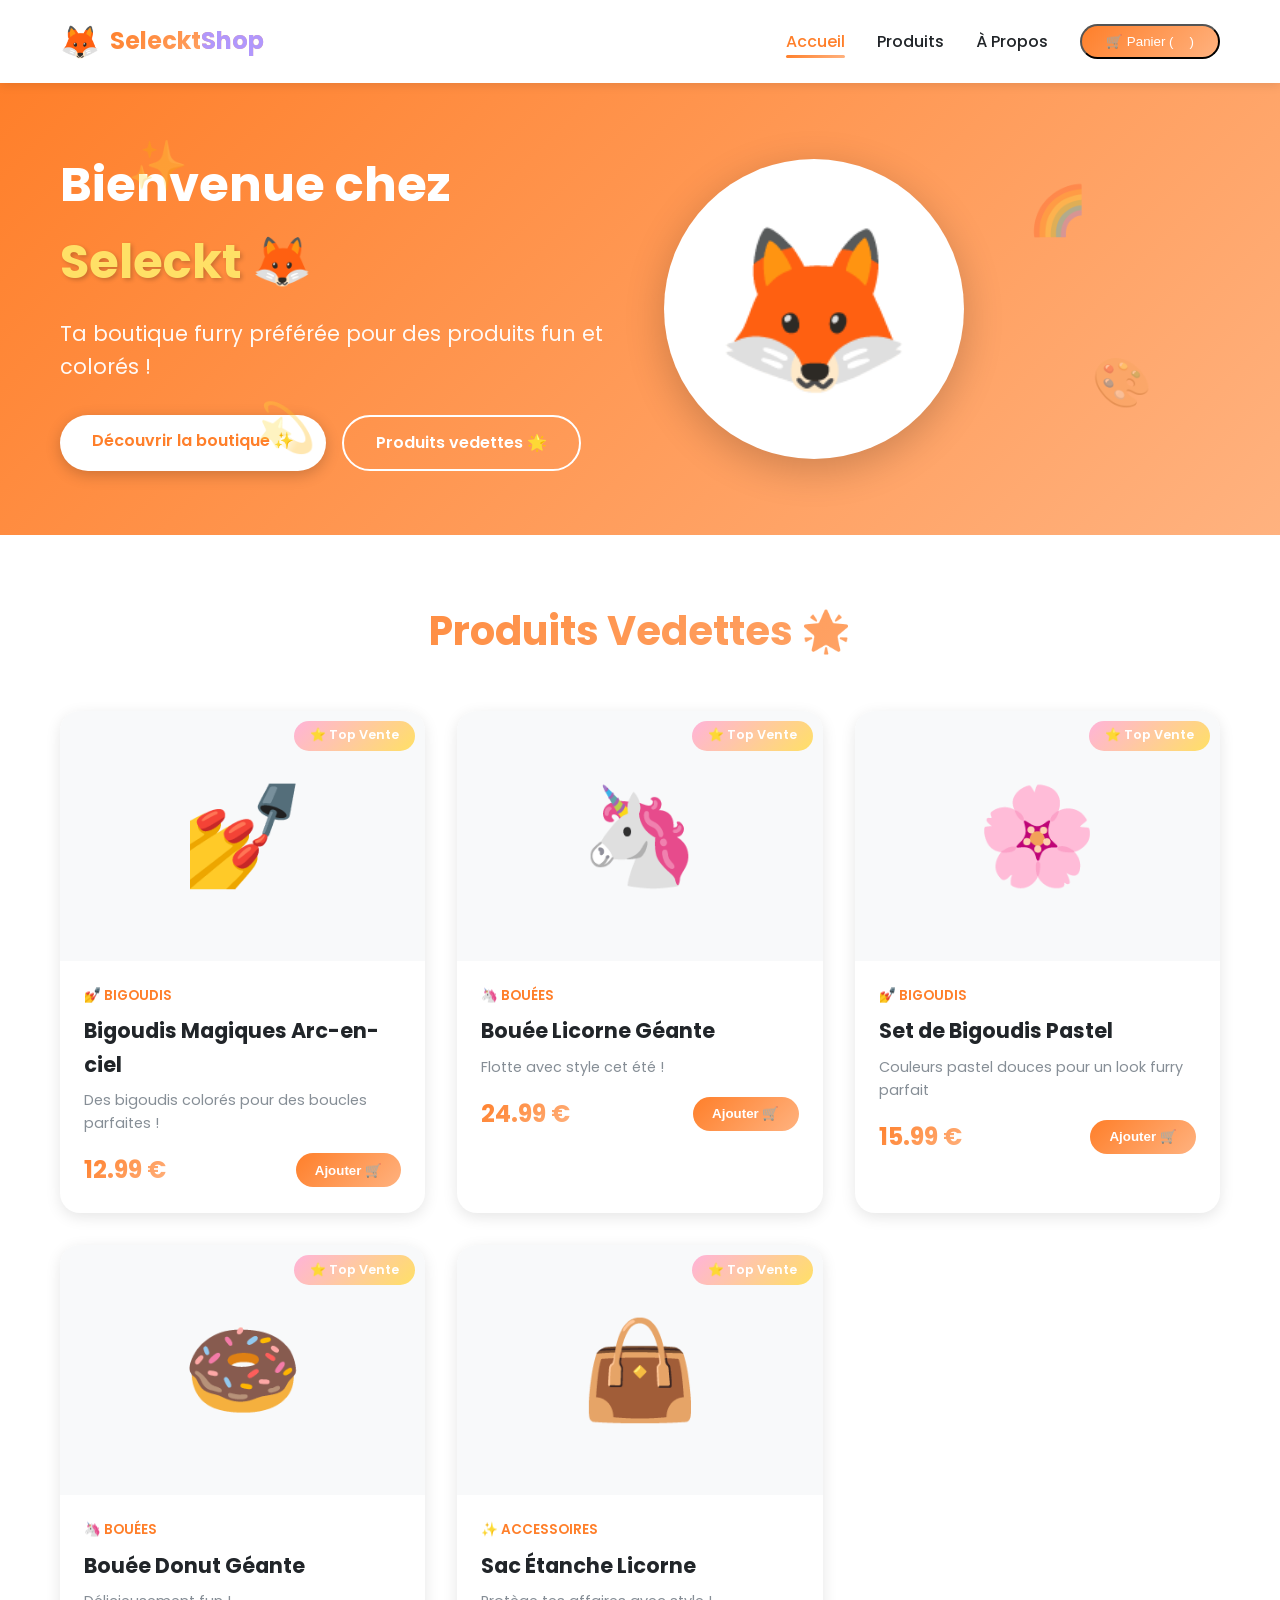
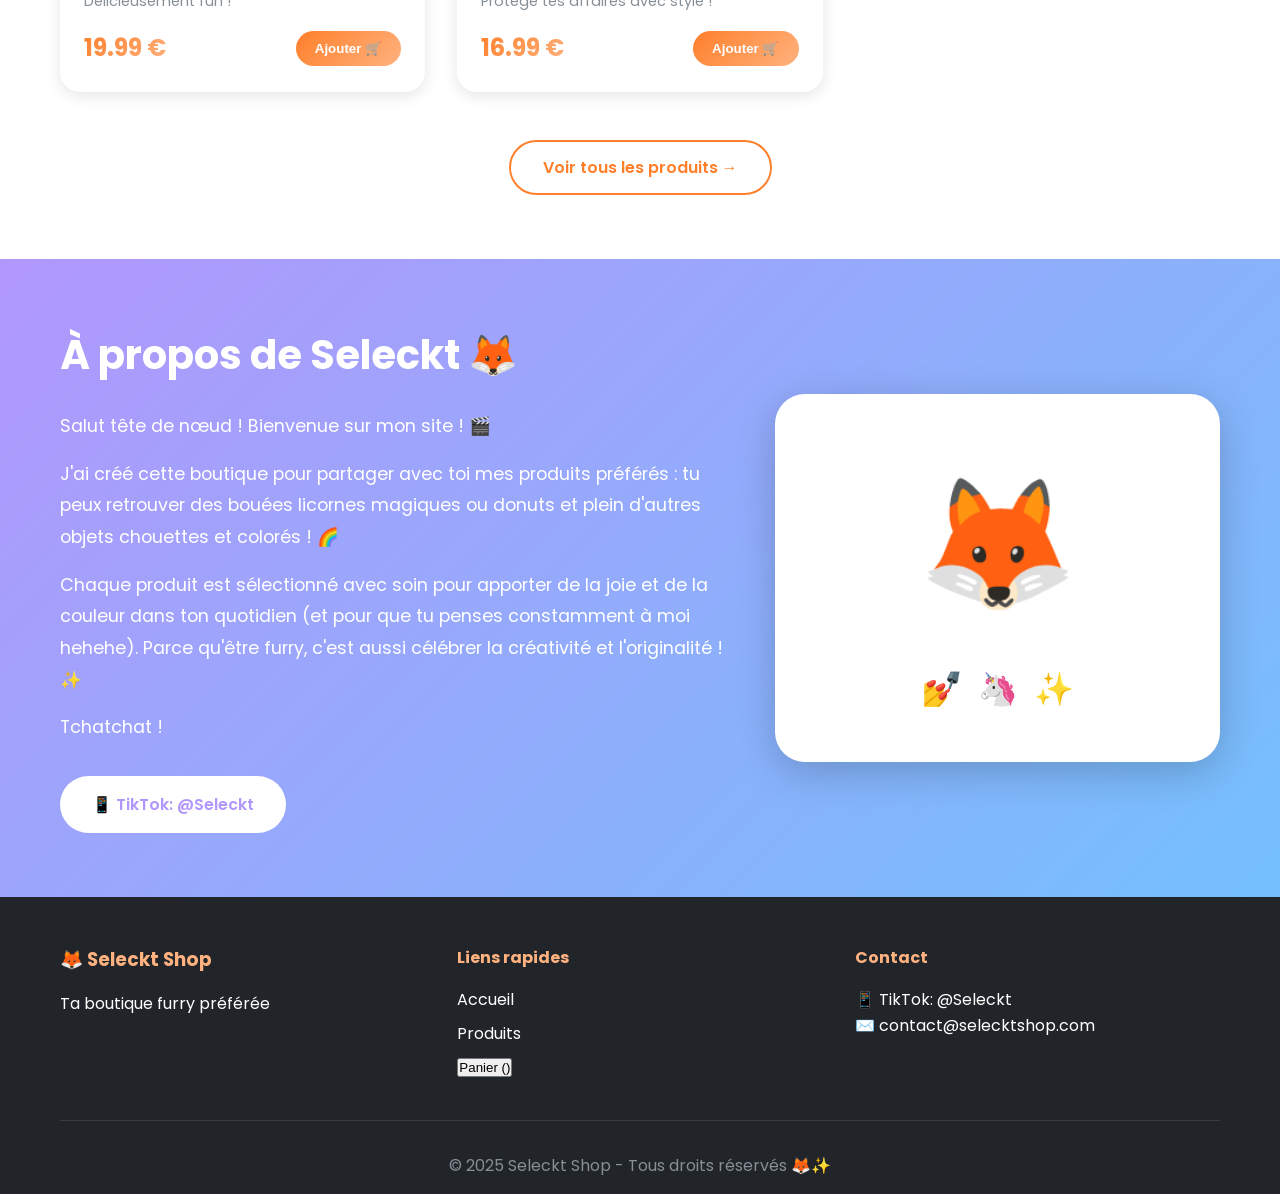
<file: index.html>
<!DOCTYPE html>
<html lang="fr">
<head>
  <meta charset="UTF-8" />
  <meta name="viewport" content="width=device-width, initial-scale=1.0" />
  <title>Seleckt Shop - Boutique Furry 🦊</title>
  <link rel="icon" type="image/svg+xml" href="favicon.svg" />

  <link rel="stylesheet" href="styles.css" />
  <link href="https://fonts.googleapis.com/css2?family=Poppins:wght@300;400;600;700&display=swap" rel="stylesheet">
</head>

<body>
  <!-- Navigation -->
  <nav class="navbar">
    <div class="container">
      <div class="logo">
        <span class="fox-emoji">🦊</span>
        <span class="brand-name">Seleckt<span class="shop-text">Shop</span></span>
      </div>

      <button class="burger-menu" aria-label="Menu">
        <span></span>
        <span></span>
        <span></span>
      </button>

      <ul class="nav-links">
        <li><a href="index.html" class="active">Accueil</a></li>
        <li><a href="produits.html">Produits</a></li>
        <li><a href="#about">À Propos</a></li>

        <!-- ✅ Panier Snipcart (remplace totalement le panier maison) -->
        <li>
          <button type="button" class="cart-btn snipcart-checkout">
            🛒 Panier (<span class="snipcart-items-count"></span>)
          </button>
        </li>
      </ul>
    </div>
  </nav>

  <!-- Hero Section -->
  <section class="hero">
    <div class="hero-content">
      <div class="hero-text">
        <h1>Bienvenue chez <span class="highlight">Seleckt</span> 🦊</h1>
        <p class="hero-subtitle">Ta boutique furry préférée pour des produits fun et colorés !</p>
        <div class="cta-buttons">
          <a href="produits.html" class="btn btn-primary">Découvrir la boutique ✨</a>
          <a href="#featured" class="btn btn-secondary">Produits vedettes 🌟</a>
        </div>
      </div>

      <div class="hero-image">
        <div class="fox-illustration">
          <div class="fox-circle">
            <span class="big-fox">🦊</span>
          </div>
        </div>
      </div>
    </div>

    <div class="hero-patterns">
      <span class="pattern-emoji">✨</span>
      <span class="pattern-emoji" id="rainbow-secret">🌈</span>
      <span class="pattern-emoji">💫</span>
      <span class="pattern-emoji">🎨</span>
    </div>
  </section>

  <!-- Featured Products -->
  <section id="featured" class="featured-section">
    <div class="container">
      <h2 class="section-title">Produits Vedettes 🌟</h2>

      <!-- ✅ Ton script.js remplit ce conteneur -->
      <div class="products-grid" id="featured-products"></div>

      <div class="view-all-container">
        <a href="produits.html" class="btn btn-outline">Voir tous les produits →</a>
      </div>
    </div>
  </section>

  <!-- About Section -->
  <section id="about" class="about-section">
    <div class="container">
      <div class="about-content">
        <div class="about-text">
          <h2>À propos de Seleckt 🦊</h2>
          <p>Salut tête de nœud  ! Bienvenue sur mon site ! 🎬</p>
          <p>J'ai créé cette boutique pour partager avec toi mes produits préférés : tu peux retrouver des bouées licornes magiques ou donuts et plein d'autres objets chouettes et colorés ! 🌈</p>
          <p>Chaque produit est sélectionné avec soin pour apporter de la joie et de la couleur dans ton quotidien (et pour que tu penses constamment à moi hehehe). Parce qu'être furry, c'est aussi célébrer la créativité et l'originalité ! ✨</p>
          <p>Tchatchat !</p>
          <div class="social-links">
            <a href="https://www.tiktok.com/@renardvrc?_r=1&_t=ZN-92P1Wum8Edi" target="_blank" rel="noopener noreferrer" class="social-btn">
              <span>📱 TikTok: @Seleckt</span>
            </a>
          </div>
        </div>

        <div class="about-image">
          <div class="mascot-box">
            <div class="mascot">🦊</div>
            <div class="mascot-accessories">
              <span>💅</span>
              <span>🦄</span>
              <span>✨</span>
            </div>
          </div>
        </div>
      </div>
    </div>
  </section>

  <!-- Footer -->
  <footer class="footer">
    <div class="container">
      <div class="footer-content">
        <div class="footer-section">
          <h3>🦊 Seleckt Shop</h3>
          <p>Ta boutique furry préférée</p>
        </div>

        <div class="footer-section">
          <h4>Liens rapides</h4>
          <ul>
            <li><a href="index.html">Accueil</a></li>
            <li><a href="produits.html">Produits</a></li>

            <!-- ✅ IMPORTANT : plus de lien vers panier.html -->
            <li>
              <button type="button" class="snipcart-checkout footer-cart-btn">
                Panier (<span class="snipcart-items-count"></span>)
              </button>
            </li>
          </ul>
        </div>

        <div class="footer-section">
          <h4>Contact</h4>
          <p>📱 TikTok: <a href="https://www.tiktok.com/@renardvrc?_r=1&_t=ZN-92P1Wum8Edi" target="_blank" rel="noopener noreferrer">@Seleckt</a></p>
          <p>✉️ contact@selecktshop.com</p>
        </div>
      </div>

      <div class="footer-bottom">
        <p>&copy; 2025 Seleckt Shop - Tous droits réservés 🦊✨</p>
      </div>
    </div>
  </footer>

  <!-- Ton script -->
  <script src="script.js"></script>

  <!-- ✅ Snipcart (UNE SEULE FOIS, juste avant </body>) -->
 <!-- Snipcart (installation officielle) -->
<div id="snipcart" hidden></div>

<script>
  window.SnipcartSettings = {
    publicApiKey: "Y2Q1NDY4ZjEtMWRkYi00NGQzLWIzYjItNjhiMzQ4MmVhNzgzNjM5MDE4Njg1MDU2NTEwMzcw",
    loadStrategy: "on-user-interaction",
    version: "3.4.0"
  };

  (function () {
    var d = window.SnipcartSettings;

    if (!d) return;

    d.domain = d.domain || "cdn.snipcart.com";
    d.protocol = d.protocol || "https";
    d.loadCSS = d.loadCSS !== false;

    var loaded = false;
    var events = ["focus", "mouseover", "touchmove", "scroll", "keydown"];

    function load() {
      if (loaded) return;
      loaded = true;

      var head = document.getElementsByTagName("head")[0];

      // CSS
      if (d.loadCSS) {
        var link = document.createElement("link");
        link.rel = "stylesheet";
        link.href = d.protocol + "://" + d.domain + "/themes/v" + d.version + "/default/snipcart.css";
        head.appendChild(link);
      }

      // Snipcart container
      var el = document.getElementById("snipcart");
      if (!el) {
        el = document.createElement("div");
        el.id = "snipcart";
        el.hidden = true;
        document.body.appendChild(el);
      }
      el.dataset.apiKey = d.publicApiKey;

      // JS
      var script = document.createElement("script");
      script.async = true;
      script.src = d.protocol + "://" + d.domain + "/themes/v" + d.version + "/default/snipcart.js";
      head.appendChild(script);

      events.forEach(function (e) { document.removeEventListener(e, load); });
    }

    if (d.loadStrategy === "on-user-interaction") {
      events.forEach(function (e) { document.addEventListener(e, load, { passive: true }); });
      setTimeout(load, 2500);
    } else {
      load();
    }
  })();
</script>

  <!-- Modal Coupon Secret -->
  <div id="coupon-modal" class="coupon-modal">
    <div class="coupon-modal-content">
      <span class="close-modal">&times;</span>
      <div class="coupon-celebration">🎉✨🌈✨🎉</div>
      <h2>Félicitations ! 🦊</h2>
      <p>Tu as trouvé le code secret !</p>
      <div class="coupon-code">JE T'AIME MON BEBE</div>
      <p class="coupon-discount">-15% sur toute la boutique !</p>
      <p class="coupon-instructions">Utilise ce code à la caisse pour profiter de ta réduction 💝</p>
      <button class="btn btn-primary" onclick="closeCouponModal()">Merci ! 🎊</button>
    </div>
  </div>

</body>
</html>
</file>
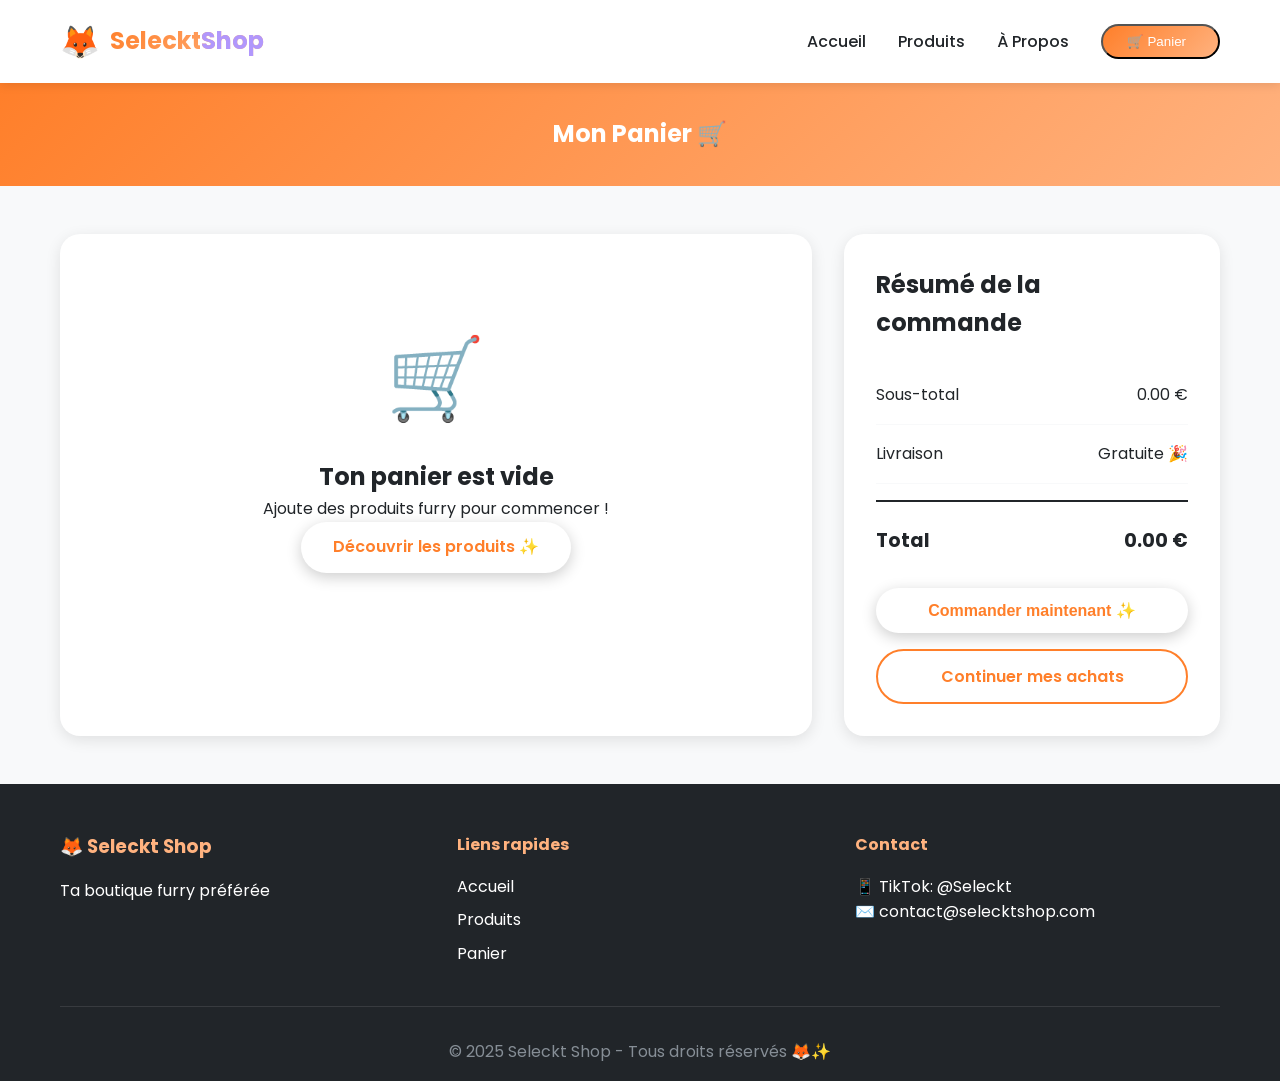
<file: panier.html>
<!DOCTYPE html>
<html lang="fr">
<head>
    <meta charset="UTF-8">
    <meta name="viewport" content="width=device-width, initial-scale=1.0">
    <title>Panier - Seleckt Shop 🛒</title>    <link rel="icon" type="image/svg+xml" href="favicon.svg" />    <link rel="stylesheet" href="styles.css">
    <link href="https://fonts.googleapis.com/css2?family=Poppins:wght@300;400;600;700&display=swap" rel="stylesheet">
</head>
<body>
    <!-- Navigation -->
    <nav class="navbar">
        <div class="container">
            <div class="logo">
                <span class="fox-emoji">🦊</span>
                <span class="brand-name">Seleckt<span class="shop-text">Shop</span></span>
            </div>
            <button class="burger-menu" aria-label="Menu">
                <span></span>
                <span></span>
                <span></span>
            </button>
            <ul class="nav-links">
                <li><a href="index.html">Accueil</a></li>
                <li><a href="produits.html">Produits</a></li>
                <li><a href="index.html#about">À Propos</a></li>
                <li><button type="button" class="cart-btn snipcart-checkout">
  🛒 Panier <span class="snipcart-items-count"></span>
</button>
</li>
            </ul>
        </div>
    </nav>

    <!-- Cart Header -->
    <section class="cart-header">
        <div class="container">
            <h1>Mon Panier 🛒</h1>
        </div>
    </section>

    <!-- Cart Content -->
    <section class="cart-section">
        <div class="container">
            <div class="cart-layout">
                <div class="cart-items" id="cart-items">
                    <!-- Items du panier chargés dynamiquement -->
                </div>
                <div class="cart-summary">
                    <h3>Résumé de la commande</h3>
                    <div class="summary-line">
                        <span>Sous-total</span>
                        <span id="subtotal">0,00 €</span>
                    </div>
                    <div class="summary-line">
                        <span>Livraison</span>
                        <span id="shipping">Gratuite 🎉</span>
                    </div>
                    <div class="summary-line total">
                        <span><strong>Total</strong></span>
                        <span id="total"><strong>0,00 €</strong></span>
                    </div>
                    <button class="btn btn-primary btn-full" id="checkout-btn">
                        Commander maintenant ✨
                    </button>
                    <a href="produits.html" class="btn btn-outline btn-full">
                        Continuer mes achats
                    </a>
                </div>
            </div>
        </div>
    </section>

    <!-- Footer -->
    <footer class="footer">
        <div class="container">
            <div class="footer-content">
                <div class="footer-section">
                    <h3>🦊 Seleckt Shop</h3>
                    <p>Ta boutique furry préférée</p>
                </div>
                <div class="footer-section">
                    <h4>Liens rapides</h4>
                    <ul>
                        <li><a href="index.html">Accueil</a></li>
                        <li><a href="produits.html">Produits</a></li>
                        <li><a href="panier.html">Panier</a></li>
                    </ul>
                </div>
                <div class="footer-section">
                    <h4>Contact</h4>
                    <p>📱 TikTok: <a href="https://www.tiktok.com/@renardvrc?_r=1&_t=ZN-92P1Wum8Edi" target="_blank" rel="noopener noreferrer">@Seleckt</a></p>
                    <p>✉️ contact@selecktshop.com</p>
                </div>
            </div>
            <div class="footer-bottom">
                <p>&copy; 2025 Seleckt Shop - Tous droits réservés 🦊✨</p>
            </div>
        </div>
    </footer>

    <script src="script.js"></script>
     <!-- Snipcart -->
<div
  id="snipcart"
  data-api-key="Y2Q1NDY4ZjEtMWRkYi00NGQzLWIzYjItNjhiMzQ4MmVhNzgzNjM5MDE4Njg1MDU2NTEwMzcw">
</div>

<script async src="https://cdn.snipcart.com/themes/v3.4.0/default/snipcart.js"></script>
<link rel="stylesheet" href="https://cdn.snipcart.com/themes/v3.4.0/default/snipcart.css" />

</body>
</html>
</file>
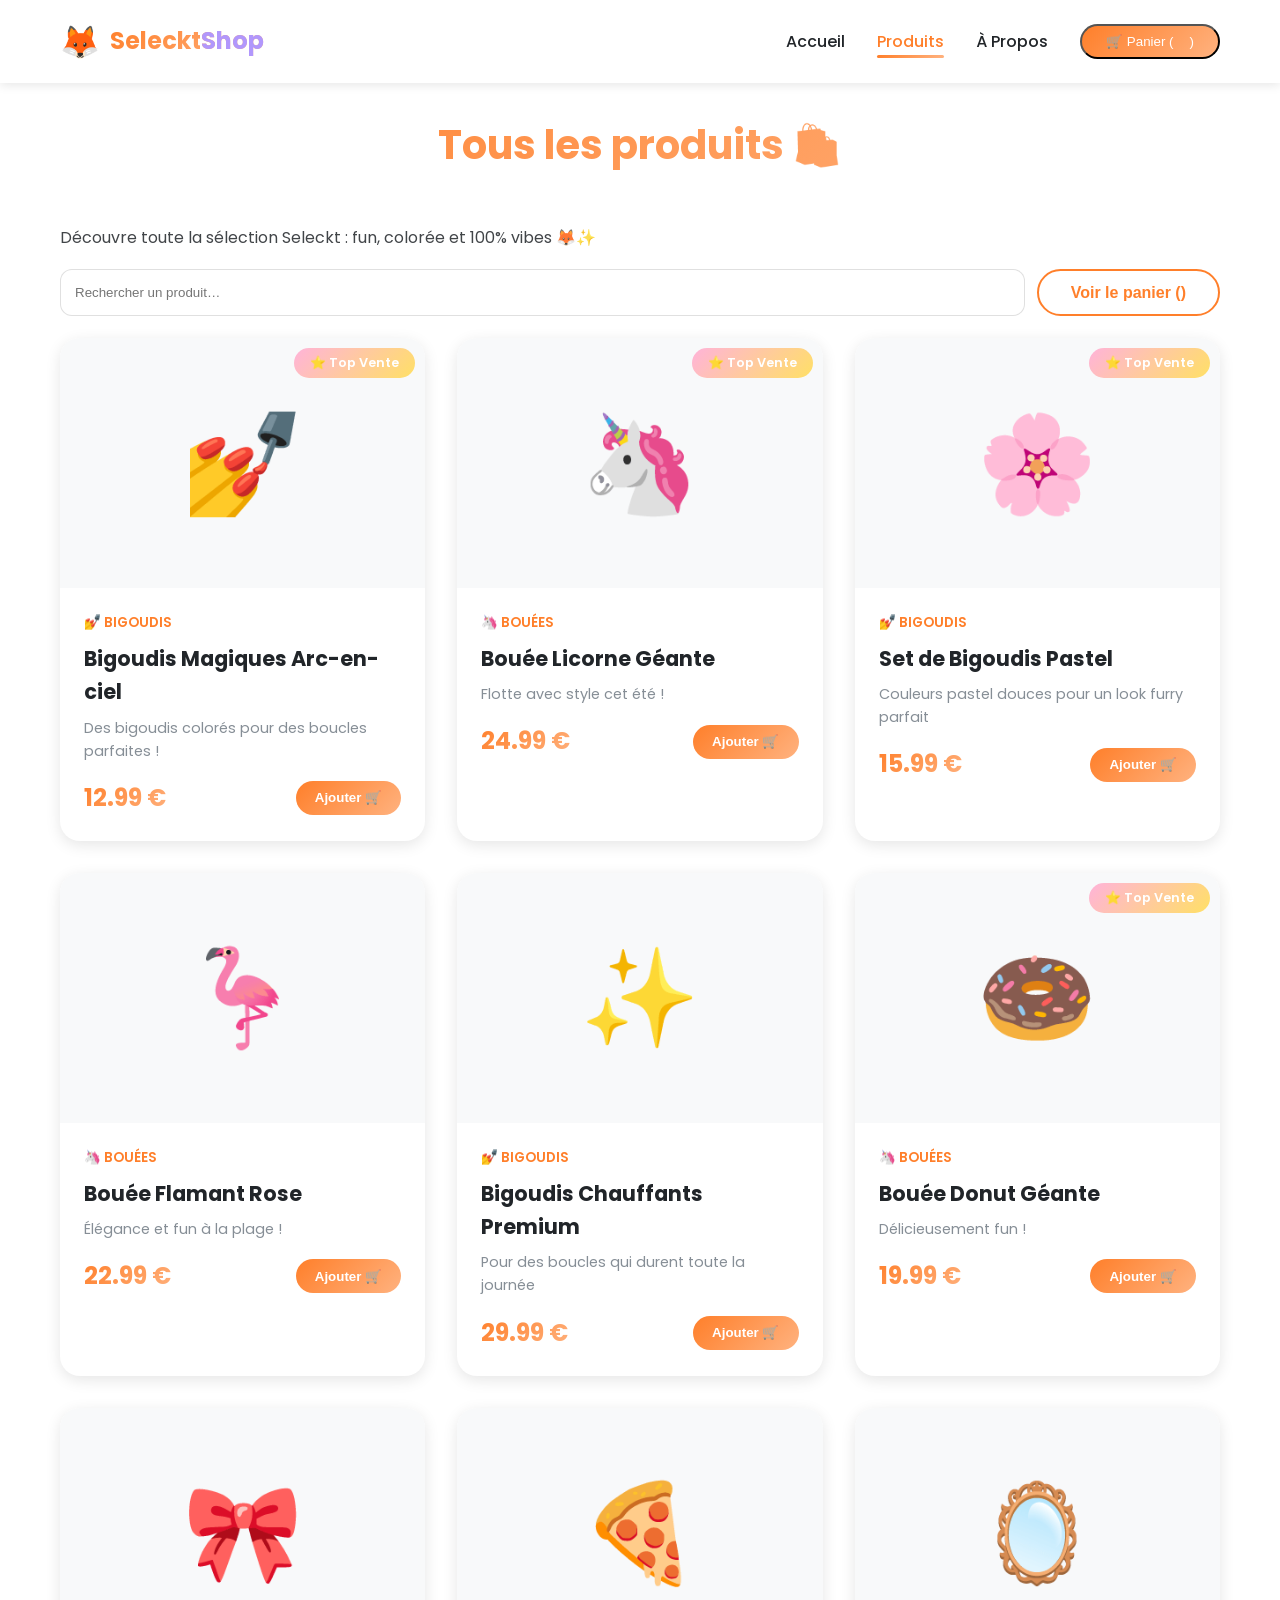
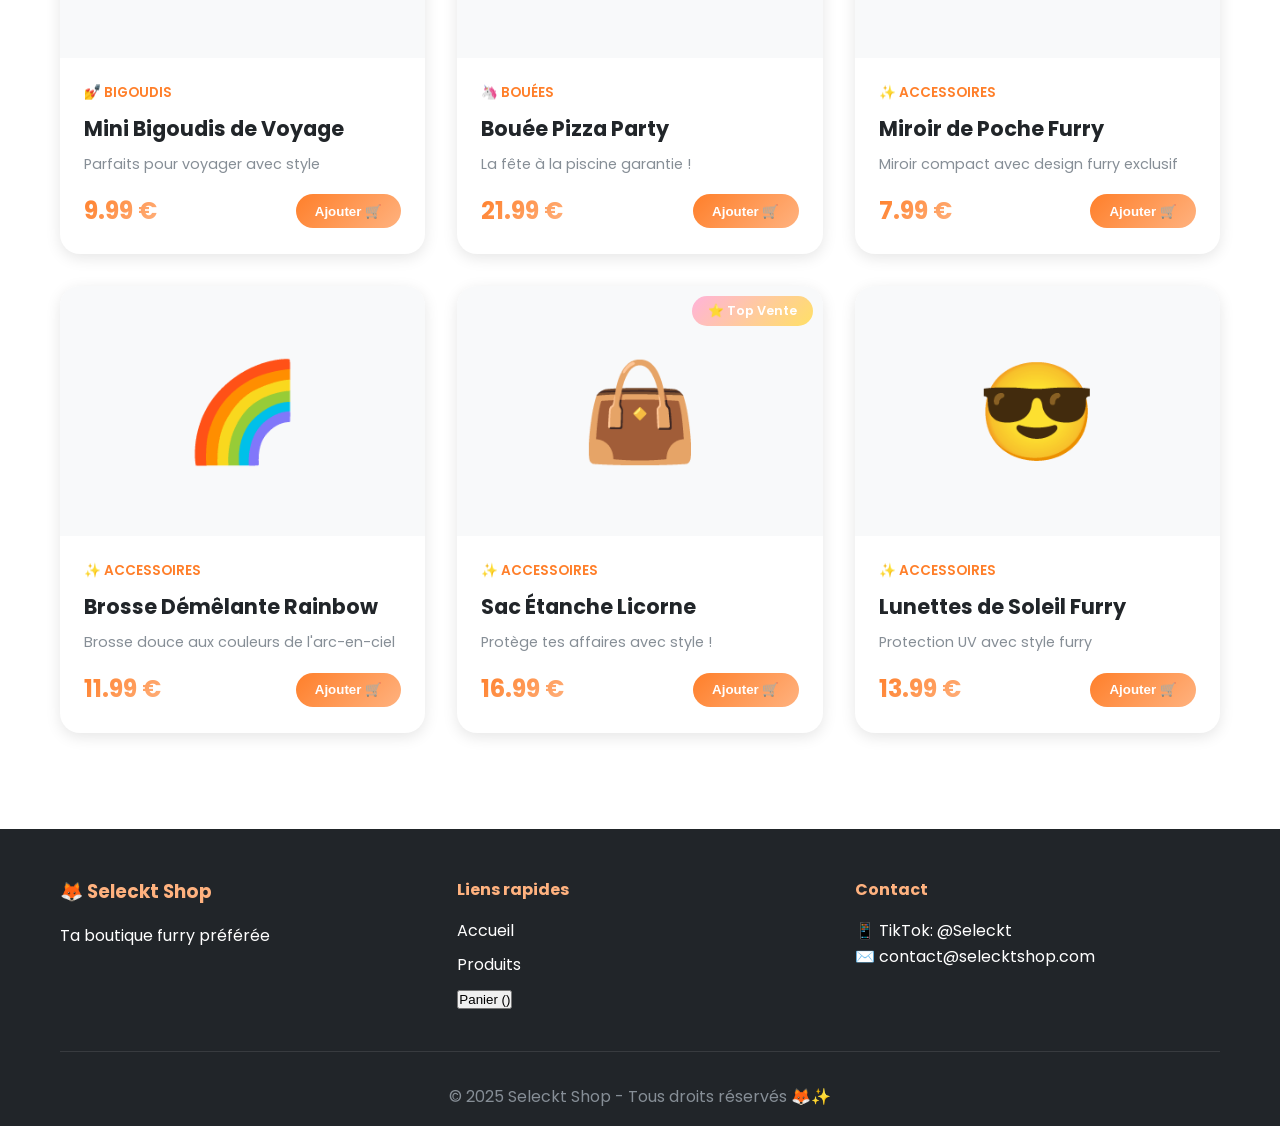
<file: produits.html>
<!DOCTYPE html>
<html lang="fr">
<head>
  <meta charset="UTF-8" />
  <meta name="viewport" content="width=device-width, initial-scale=1.0" />
  <title>Produits - Seleckt Shop 🦊</title>
  <link rel="icon" type="image/svg+xml" href="favicon.svg" />

  <link rel="stylesheet" href="styles.css" />
  <link href="https://fonts.googleapis.com/css2?family=Poppins:wght@300;400;600;700&display=swap" rel="stylesheet">
</head>

<body>
  <!-- Navigation -->
  <nav class="navbar">
    <div class="container">
      <div class="logo">
        <span class="fox-emoji">🦊</span>
        <span class="brand-name">Seleckt<span class="shop-text">Shop</span></span>
      </div>

      <button class="burger-menu" aria-label="Menu">
        <span></span>
        <span></span>
        <span></span>
      </button>

      <ul class="nav-links">
        <li><a href="index.html">Accueil</a></li>
        <li><a href="produits.html" class="active">Produits</a></li>
        <li><a href="index.html#about">À Propos</a></li>

        <!-- ✅ Panier Snipcart -->
        <li>
          <button type="button" class="cart-btn snipcart-checkout">
            🛒 Panier (<span class="snipcart-items-count"></span>)
          </button>
        </li>
      </ul>
    </div>
  </nav>

  <!-- Page Title -->
  <section class="featured-section" style="padding-top: 30px;">
    <div class="container">
      <h1 class="section-title">Tous les produits 🛍️</h1>
      <p style="margin-top: 8px; opacity: 0.85;">
        Découvre toute la sélection Seleckt : fun, colorée et 100% vibes 🦊✨
      </p>

      <!-- Recherche (optionnel, ton script peut l'utiliser si tu l'as prévu) -->
      <div style="margin-top: 18px; display: flex; gap: 12px; flex-wrap: wrap;">
        <input
          id="search-input"
          type="text"
          placeholder="Rechercher un produit…"
          style="flex: 1; min-width: 220px; padding: 12px 14px; border-radius: 12px; border: 1px solid rgba(0,0,0,0.12);"
        />

        <!-- Bouton panier secondaire (optionnel) -->
        <button type="button" class="btn btn-outline snipcart-checkout">
          Voir le panier (<span class="snipcart-items-count"></span>)
        </button>
      </div>

      <!-- Grille produits (remplie par script.js) -->
      <div class="products-grid" id="products-grid" style="margin-top: 22px;">
        <!-- Produits chargés dynamiquement -->
      </div>
    </div>
  </section>

  <!-- Footer -->
  <footer class="footer">
    <div class="container">
      <div class="footer-content">
        <div class="footer-section">
          <h3>🦊 Seleckt Shop</h3>
          <p>Ta boutique furry préférée</p>
        </div>

        <div class="footer-section">
          <h4>Liens rapides</h4>
          <ul>
            <li><a href="index.html">Accueil</a></li>
            <li><a href="produits.html">Produits</a></li>

            <!-- ✅ IMPORTANT : pas de panier.html -->
            <li>
              <button type="button" class="snipcart-checkout footer-cart-btn">
                Panier (<span class="snipcart-items-count"></span>)
              </button>
            </li>
          </ul>
        </div>

        <div class="footer-section">
          <h4>Contact</h4>
          <p>📱 TikTok: <a href="https://www.tiktok.com/@renardvrc?_r=1&_t=ZN-92P1Wum8Edi" target="_blank" rel="noopener noreferrer">@Seleckt</a></p>
          <p>✉️ contact@selecktshop.com</p>
        </div>
      </div>

      <div class="footer-bottom">
        <p>&copy; 2025 Seleckt Shop - Tous droits réservés 🦊✨</p>
      </div>
    </div>
  </footer>

  <!-- Ton script -->
  <script src="script.js"></script>

  <!-- ✅ Snipcart (UNE SEULE FOIS) -->
<!-- Snipcart (installation officielle) -->
<div id="snipcart" hidden></div>

<script>
  window.SnipcartSettings = {
    publicApiKey: "Y2Q1NDY4ZjEtMWRkYi00NGQzLWIzYjItNjhiMzQ4MmVhNzgzNjM5MDE4Njg1MDU2NTEwMzcw",
    loadStrategy: "on-user-interaction",
    version: "3.4.0"
  };

  (function () {
    var d = window.SnipcartSettings;

    if (!d) return;

    d.domain = d.domain || "cdn.snipcart.com";
    d.protocol = d.protocol || "https";
    d.loadCSS = d.loadCSS !== false;

    var loaded = false;
    var events = ["focus", "mouseover", "touchmove", "scroll", "keydown"];

    function load() {
      if (loaded) return;
      loaded = true;

      var head = document.getElementsByTagName("head")[0];

      // CSS
      if (d.loadCSS) {
        var link = document.createElement("link");
        link.rel = "stylesheet";
        link.href = d.protocol + "://" + d.domain + "/themes/v" + d.version + "/default/snipcart.css";
        head.appendChild(link);
      }

      // Snipcart container
      var el = document.getElementById("snipcart");
      if (!el) {
        el = document.createElement("div");
        el.id = "snipcart";
        el.hidden = true;
        document.body.appendChild(el);
      }
      el.dataset.apiKey = d.publicApiKey;

      // JS
      var script = document.createElement("script");
      script.async = true;
      script.src = d.protocol + "://" + d.domain + "/themes/v" + d.version + "/default/snipcart.js";
      head.appendChild(script);

      events.forEach(function (e) { document.removeEventListener(e, load); });
    }

    if (d.loadStrategy === "on-user-interaction") {
      events.forEach(function (e) { document.addEventListener(e, load, { passive: true }); });
      setTimeout(load, 2500);
    } else {
      load();
    }
  })();
</script>

</body>
</html>
</file>
<file: styles.css>
/* Reset & Base Styles */
* {
    margin: 0;
    padding: 0;
    box-sizing: border-box;
}

:root {
    --orange-primary: #FF7F2A;
    --orange-light: #FFB27F;
    --orange-dark: #FF5500;
    --purple: #B197FC;
    --pink: #FFB3D9;
    --blue-light: #74C0FC;
    --yellow: #FFE066;
    --green: #8CE99A;
    --white: #FFFFFF;
    --gray-light: #F8F9FA;
    --gray: #868E96;
    --dark: #212529;
    --shadow: rgba(0, 0, 0, 0.1);
    --gradient-1: linear-gradient(135deg, #FF7F2A 0%, #FFB27F 100%);
    --gradient-2: linear-gradient(135deg, #B197FC 0%, #74C0FC 100%);
    --gradient-3: linear-gradient(135deg, #FFB3D9 0%, #FFE066 100%);
}

body {
    font-family: 'Poppins', sans-serif;
    color: var(--dark);
    line-height: 1.6;
    background: var(--gray-light);
    overflow-x: hidden;
}

.container {
    max-width: 1200px;
    margin: 0 auto;
    padding: 0 20px;
}

/* Navigation */
.navbar {
    background: var(--white);
    padding: 1rem 0;
    box-shadow: 0 2px 10px var(--shadow);
    position: sticky;
    top: 0;
    z-index: 1000;
}

.navbar .container {
    display: flex;
    justify-content: space-between;
    align-items: center;
}

.logo {
    display: flex;
    align-items: center;
    gap: 10px;
    font-size: 1.5rem;
    font-weight: 700;
}

.fox-emoji {
    font-size: 2rem;
    animation: bounce 2s infinite;
}

@keyframes bounce {
    0%, 100% { transform: translateY(0); }
    50% { transform: translateY(-10px); }
}

.brand-name {
    background: var(--gradient-1);
    -webkit-background-clip: text;
    -webkit-text-fill-color: transparent;
    background-clip: text;
}

.shop-text {
    color: var(--purple);
    -webkit-text-fill-color: var(--purple);
}

.nav-links {
    display: flex;
    list-style: none;
    gap: 2rem;
    align-items: center;
}

.nav-links a {
    text-decoration: none;
    color: var(--dark);
    font-weight: 500;
    transition: all 0.3s;
    position: relative;
}

.nav-links a:hover,
.nav-links a.active {
    color: var(--orange-primary);
}

.nav-links a.active::after {
    content: '';
    position: absolute;
    bottom: -5px;
    left: 0;
    width: 100%;
    height: 3px;
    background: var(--gradient-1);
    border-radius: 2px;
}

/* Burger Menu */
.burger-menu {
    display: none;
    flex-direction: column;
    justify-content: space-around;
    width: 30px;
    height: 25px;
    background: transparent;
    border: none;
    cursor: pointer;
    padding: 0;
    z-index: 1001;
}

.burger-menu span {
    width: 100%;
    height: 3px;
    background: var(--orange-primary);
    border-radius: 10px;
    transition: all 0.3s ease;
    transform-origin: center;
}

.burger-menu.active span:nth-child(1) {
    transform: translateY(11px) rotate(45deg);
}

.burger-menu.active span:nth-child(2) {
    opacity: 0;
    transform: translateX(-20px);
}

.burger-menu.active span:nth-child(3) {
    transform: translateY(-11px) rotate(-45deg);
}

.cart-btn {
    background: var(--gradient-1);
    color: var(--white) !important;
    padding: 0.5rem 1.5rem;
    border-radius: 25px;
    display: flex;
    align-items: center;
    gap: 0.5rem;
}

.cart-count {
    background: var(--white);
    color: var(--orange-primary);
    padding: 2px 8px;
    border-radius: 50%;
    font-size: 0.8rem;
    font-weight: 700;
}

/* Hero Section */
.hero {
    background: var(--gradient-1);
    padding: 4rem 0;
    position: relative;
    overflow: hidden;
}

.hero-content {
    display: grid;
    grid-template-columns: 1fr 1fr;
    gap: 3rem;
    align-items: center;
    max-width: 1200px;
    margin: 0 auto;
    padding: 0 20px;
}

.hero-text h1 {
    font-size: 3rem;
    color: var(--white);
    margin-bottom: 1rem;
}

.highlight {
    color: var(--yellow);
    text-shadow: 2px 2px 4px rgba(0, 0, 0, 0.2);
}

.hero-subtitle {
    font-size: 1.3rem;
    color: var(--white);
    margin-bottom: 2rem;
    opacity: 0.95;
}

.cta-buttons {
    display: flex;
    gap: 1rem;
    flex-wrap: wrap;
}

.btn {
    padding: 0.8rem 2rem;
    border-radius: 30px;
    text-decoration: none;
    font-weight: 600;
    transition: all 0.3s;
    display: inline-block;
    border: none;
    cursor: pointer;
    font-size: 1rem;
}

.btn-primary {
    background: var(--white);
    color: var(--orange-primary);
    box-shadow: 0 4px 15px rgba(0, 0, 0, 0.2);
}

.btn-primary:hover {
    transform: translateY(-2px);
    box-shadow: 0 6px 20px rgba(0, 0, 0, 0.3);
}

.btn-secondary {
    background: transparent;
    color: var(--white);
    border: 2px solid var(--white);
}

.btn-secondary:hover {
    background: var(--white);
    color: var(--orange-primary);
}

.btn-outline {
    background: transparent;
    color: var(--orange-primary);
    border: 2px solid var(--orange-primary);
}

.btn-outline:hover {
    background: var(--orange-primary);
    color: var(--white);
}

.btn-full {
    width: 100%;
    text-align: center;
    margin-top: 1rem;
}

.fox-circle {
    width: 300px;
    height: 300px;
    background: var(--white);
    border-radius: 50%;
    display: flex;
    align-items: center;
    justify-content: center;
    box-shadow: 0 10px 40px rgba(0, 0, 0, 0.2);
    animation: float 3s ease-in-out infinite;
}

@keyframes float {
    0%, 100% { transform: translateY(0px); }
    50% { transform: translateY(-20px); }
}

.big-fox {
    font-size: 10rem;
}

.hero-patterns {
    position: absolute;
    width: 100%;
    height: 100%;
    top: 0;
    left: 0;
    pointer-events: none;
    z-index: 10;
}

.pattern-emoji {
    position: absolute;
    font-size: 3rem;
    opacity: 0.3;
    animation: float 4s ease-in-out infinite;
    transition: all 0.3s ease;
    pointer-events: auto;
    cursor: pointer;
}

.pattern-emoji.exploding {
    animation: none;
    transform: scale(0);
    opacity: 0;
}

.emoji-particle {
    position: absolute;
    font-size: 3rem;
    pointer-events: none;
    z-index: 100;
}

@keyframes particle-explode-1 {
    0% {
        transform: translate(0, 0) scale(1) rotate(0deg);
        opacity: 1;
    }
    100% {
        transform: translate(-150px, -150px) scale(0.2) rotate(720deg);
        opacity: 0;
    }
}

@keyframes particle-explode-2 {
    0% {
        transform: translate(0, 0) scale(1) rotate(0deg);
        opacity: 1;
    }
    100% {
        transform: translate(150px, -150px) scale(0.2) rotate(-720deg);
        opacity: 0;
    }
}

@keyframes particle-explode-3 {
    0% {
        transform: translate(0, 0) scale(1) rotate(0deg);
        opacity: 1;
    }
    100% {
        transform: translate(-150px, 150px) scale(0.2) rotate(360deg);
        opacity: 0;
    }
}

@keyframes particle-explode-4 {
    0% {
        transform: translate(0, 0) scale(1) rotate(0deg);
        opacity: 1;
    }
    100% {
        transform: translate(150px, 150px) scale(0.2) rotate(-360deg);
        opacity: 0;
    }
}

@keyframes particle-explode-5 {
    0% {
        transform: translate(0, 0) scale(1) rotate(0deg);
        opacity: 1;
    }
    100% {
        transform: translate(0, -200px) scale(0.1) rotate(1080deg);
        opacity: 0;
    }
}

@keyframes particle-explode-6 {
    0% {
        transform: translate(0, 0) scale(1) rotate(0deg);
        opacity: 1;
    }
    100% {
        transform: translate(200px, 0) scale(0.1) rotate(-1080deg);
        opacity: 0;
    }
}

@keyframes particle-explode-7 {
    0% {
        transform: translate(0, 0) scale(1) rotate(0deg);
        opacity: 1;
    }
    100% {
        transform: translate(0, 200px) scale(0.1) rotate(540deg);
        opacity: 0;
    }
}

@keyframes particle-explode-8 {
    0% {
        transform: translate(0, 0) scale(1) rotate(0deg);
        opacity: 1;
    }
    100% {
        transform: translate(-200px, 0) scale(0.1) rotate(-540deg);
        opacity: 0;
    }
}

@keyframes reappear {
    0% {
        transform: scale(0) rotate(-360deg);
        opacity: 0;
    }
    50% {
        transform: scale(1.5) rotate(-180deg);
        opacity: 0.5;
    }
    100% {
        transform: scale(1) rotate(0deg);
        opacity: 0.3;
    }
}

/* Modal Coupon Secret */
.coupon-modal {
    display: none;
    position: fixed;
    z-index: 9999;
    left: 0;
    top: 0;
    width: 100%;
    height: 100%;
    background-color: rgba(0, 0, 0, 0.7);
    backdrop-filter: blur(5px);
    animation: fadeIn 0.3s ease;
}

.coupon-modal.show {
    display: flex;
    justify-content: center;
    align-items: center;
}

.coupon-modal-content {
    background: linear-gradient(135deg, var(--orange-primary), var(--purple), var(--pink));
    padding: 3rem;
    border-radius: 20px;
    text-align: center;
    position: relative;
    max-width: 500px;
    width: 90%;
    box-shadow: 0 20px 60px rgba(0, 0, 0, 0.3);
    animation: bounceIn 0.5s ease;
    color: var(--white);
}

@keyframes fadeIn {
    from { opacity: 0; }
    to { opacity: 1; }
}

@keyframes bounceIn {
    0% {
        transform: scale(0.3) rotate(-10deg);
        opacity: 0;
    }
    50% {
        transform: scale(1.1) rotate(5deg);
    }
    100% {
        transform: scale(1) rotate(0deg);
        opacity: 1;
    }
}

.close-modal {
    position: absolute;
    right: 20px;
    top: 15px;
    font-size: 2rem;
    font-weight: bold;
    color: var(--white);
    cursor: pointer;
    transition: transform 0.3s;
}

.close-modal:hover {
    transform: rotate(90deg) scale(1.2);
}

.coupon-celebration {
    font-size: 3rem;
    margin-bottom: 1rem;
    animation: pulse 1s infinite;
}

@keyframes pulse {
    0%, 100% { transform: scale(1); }
    50% { transform: scale(1.1); }
}

.coupon-modal-content h2 {
    font-size: 2.5rem;
    margin-bottom: 1rem;
    text-shadow: 2px 2px 4px rgba(0, 0, 0, 0.3);
}

.coupon-modal-content p {
    font-size: 1.2rem;
    margin-bottom: 1rem;
}

.coupon-code {
    background: var(--white);
    color: var(--orange-primary);
    padding: 1.5rem 2rem;
    border-radius: 15px;
    font-size: 2.5rem;
    font-weight: 700;
    letter-spacing: 5px;
    margin: 1.5rem 0;
    box-shadow: 0 10px 30px rgba(0, 0, 0, 0.2);
    cursor: pointer;
    transition: transform 0.3s;
    user-select: all;
}

.coupon-code:hover {
    transform: scale(1.05);
}

.coupon-discount {
    font-size: 1.8rem;
    font-weight: 700;
    text-shadow: 2px 2px 4px rgba(0, 0, 0, 0.3);
}

.coupon-instructions {
    font-size: 1rem;
    opacity: 0.9;
}

.coupon-modal-content .btn {
    margin-top: 1rem;
    border: 2px solid var(--white);
}

#rainbow-secret {
    transition: all 0.3s ease;
}

#rainbow-secret:hover {
    transform: scale(1.3) rotate(10deg);
    filter: brightness(1.5);
}

.pattern-emoji:nth-child(1) {
    top: 10%;
    left: 10%;
    animation-delay: 0s;
}

.pattern-emoji:nth-child(2) {
    top: 20%;
    right: 15%;
    animation-delay: 1s;
}

.pattern-emoji:nth-child(3) {
    bottom: 15%;
    left: 20%;
    animation-delay: 2s;
}

.pattern-emoji:nth-child(4) {
    bottom: 25%;
    right: 10%;
    animation-delay: 1.5s;
}

/* Featured Section */
.featured-section,
.products-section {
    padding: 4rem 0;
    background: var(--white);
}

.section-title {
    text-align: center;
    font-size: 2.5rem;
    margin-bottom: 3rem;
    background: var(--gradient-1);
    -webkit-background-clip: text;
    -webkit-text-fill-color: transparent;
    background-clip: text;
}

.products-grid {
    display: grid;
    grid-template-columns: repeat(auto-fill, minmax(280px, 1fr));
    gap: 2rem;
    margin-bottom: 2rem;
}

.product-card {
    background: var(--white);
    border-radius: 20px;
    overflow: hidden;
    box-shadow: 0 4px 15px var(--shadow);
    transition: all 0.3s;
    cursor: pointer;
}

.product-card:hover {
    transform: translateY(-10px);
    box-shadow: 0 10px 30px rgba(0, 0, 0, 0.15);
}

.product-image {
    width: 100%;
    height: 250px;
    background: var(--gray-light);
    display: flex;
    align-items: center;
    justify-content: center;
    font-size: 6rem;
    position: relative;
    overflow: hidden;
}

.product-badge {
    position: absolute;
    top: 10px;
    right: 10px;
    background: var(--gradient-3);
    color: var(--white);
    padding: 0.3rem 1rem;
    border-radius: 20px;
    font-size: 0.8rem;
    font-weight: 600;
}

.product-info {
    padding: 1.5rem;
}

.product-category {
    color: var(--orange-primary);
    font-size: 0.85rem;
    font-weight: 600;
    text-transform: uppercase;
    margin-bottom: 0.5rem;
}

.product-name {
    font-size: 1.3rem;
    font-weight: 700;
    margin-bottom: 0.5rem;
    color: var(--dark);
}

.product-description {
    color: var(--gray);
    font-size: 0.9rem;
    margin-bottom: 1rem;
}

.product-footer {
    display: flex;
    justify-content: space-between;
    align-items: center;
}

.product-price {
    font-size: 1.5rem;
    font-weight: 700;
    background: var(--gradient-1);
    -webkit-background-clip: text;
    -webkit-text-fill-color: transparent;
    background-clip: text;
}

.add-to-cart {
    background: var(--gradient-1);
    color: var(--white);
    border: none;
    padding: 0.6rem 1.2rem;
    border-radius: 20px;
    font-weight: 600;
    cursor: pointer;
    transition: all 0.3s;
}

.add-to-cart:hover {
    transform: scale(1.05);
    box-shadow: 0 4px 15px rgba(255, 127, 42, 0.4);
}

.view-all-container {
    text-align: center;
    margin-top: 3rem;
}

/* About Section */
.about-section {
    padding: 4rem 0;
    background: var(--gradient-2);
}

.about-content {
    display: grid;
    grid-template-columns: 1.5fr 1fr;
    gap: 3rem;
    align-items: center;
}

.about-text h2 {
    font-size: 2.5rem;
    color: var(--white);
    margin-bottom: 1.5rem;
}

.about-text p {
    color: var(--white);
    font-size: 1.1rem;
    margin-bottom: 1rem;
    line-height: 1.8;
}

.social-links {
    margin-top: 2rem;
}

.social-btn {
    display: inline-block;
    background: var(--white);
    color: var(--purple);
    padding: 1rem 2rem;
    border-radius: 30px;
    text-decoration: none;
    font-weight: 600;
    transition: all 0.3s;
}

.social-btn:hover {
    transform: translateY(-2px);
    box-shadow: 0 6px 20px rgba(0, 0, 0, 0.2);
}

.mascot-box {
    background: var(--white);
    padding: 3rem;
    border-radius: 30px;
    box-shadow: 0 10px 40px rgba(0, 0, 0, 0.2);
    text-align: center;
    position: relative;
}

.mascot {
    font-size: 8rem;
    animation: bounce 2s infinite;
}

.mascot-accessories {
    display: flex;
    justify-content: center;
    gap: 1rem;
    margin-top: 1rem;
    font-size: 2rem;
}

/* Products Page */
.products-header {
    background: var(--gradient-1);
    padding: 3rem 0;
    text-align: center;
    color: var(--white);
}

.products-header h1 {
    font-size: 2.5rem;
    margin-bottom: 0.5rem;
}

.filters-section {
    background: var(--white);
    padding: 2rem 0;
    box-shadow: 0 2px 10px var(--shadow);
}

.filters {
    display: flex;
    justify-content: center;
    gap: 1rem;
    flex-wrap: wrap;
}

.filter-btn {
    padding: 0.6rem 1.5rem;
    border: 2px solid var(--orange-primary);
    background: transparent;
    color: var(--orange-primary);
    border-radius: 25px;
    font-weight: 600;
    cursor: pointer;
    transition: all 0.3s;
}

.filter-btn:hover,
.filter-btn.active {
    background: var(--orange-primary);
    color: var(--white);
}

/* Cart Page */
.cart-header {
    background: var(--gradient-1);
    padding: 2rem 0;
    text-align: center;
    color: var(--white);
}

.cart-section {
    padding: 3rem 0;
}

.cart-layout {
    display: grid;
    grid-template-columns: 2fr 1fr;
    gap: 2rem;
}

.cart-items {
    background: var(--white);
    border-radius: 20px;
    padding: 2rem;
    box-shadow: 0 4px 15px var(--shadow);
}

.cart-item {
    display: grid;
    grid-template-columns: 100px 1fr auto;
    gap: 1.5rem;
    padding: 1.5rem;
    border-bottom: 1px solid var(--gray-light);
    align-items: center;
}

.cart-item:last-child {
    border-bottom: none;
}

.cart-item-image {
    width: 100px;
    height: 100px;
    background: var(--gray-light);
    border-radius: 15px;
    display: flex;
    align-items: center;
    justify-content: center;
    font-size: 3rem;
}

.cart-item-info h3 {
    font-size: 1.2rem;
    margin-bottom: 0.5rem;
}

.cart-item-category {
    color: var(--orange-primary);
    font-size: 0.85rem;
    margin-bottom: 0.5rem;
}

.quantity-controls {
    display: flex;
    align-items: center;
    gap: 1rem;
    margin-top: 0.5rem;
}

.quantity-btn {
    background: var(--orange-primary);
    color: var(--white);
    border: none;
    width: 30px;
    height: 30px;
    border-radius: 50%;
    cursor: pointer;
    font-weight: 700;
    transition: all 0.3s;
}

.quantity-btn:hover {
    transform: scale(1.1);
}

.quantity {
    font-weight: 600;
    min-width: 30px;
    text-align: center;
}

.cart-item-actions {
    text-align: right;
}

.item-price {
    font-size: 1.3rem;
    font-weight: 700;
    color: var(--orange-primary);
    margin-bottom: 0.5rem;
}

.remove-btn {
    background: transparent;
    border: none;
    color: var(--gray);
    cursor: pointer;
    font-size: 0.9rem;
    text-decoration: underline;
}

.remove-btn:hover {
    color: var(--dark);
}

.empty-cart {
    text-align: center;
    padding: 3rem;
}

.empty-cart-emoji {
    font-size: 5rem;
    margin-bottom: 1rem;
}

.cart-summary {
    background: var(--white);
    border-radius: 20px;
    padding: 2rem;
    box-shadow: 0 4px 15px var(--shadow);
    height: fit-content;
    position: sticky;
    top: 100px;
}

.cart-summary h3 {
    margin-bottom: 1.5rem;
    font-size: 1.5rem;
}

.summary-line {
    display: flex;
    justify-content: space-between;
    padding: 1rem 0;
    border-bottom: 1px solid var(--gray-light);
}

.summary-line.total {
    border-top: 2px solid var(--dark);
    border-bottom: none;
    font-size: 1.2rem;
    margin-top: 1rem;
    padding-top: 1.5rem;
}

/* Footer */
.footer {
    background: var(--dark);
    color: var(--white);
    padding: 3rem 0 1rem;
}

.footer-content {
    display: grid;
    grid-template-columns: repeat(auto-fit, minmax(250px, 1fr));
    gap: 2rem;
    margin-bottom: 2rem;
}

.footer-section h3,
.footer-section h4 {
    margin-bottom: 1rem;
    color: var(--orange-light);
}

.footer-section ul {
    list-style: none;
}

.footer-section ul li {
    margin-bottom: 0.5rem;
}

.footer-section a {
    color: var(--white);
    text-decoration: none;
    transition: color 0.3s;
}

.footer-section a:hover {
    color: var(--orange-light);
}

.footer-bottom {
    text-align: center;
    padding-top: 2rem;
    border-top: 1px solid rgba(255, 255, 255, 0.1);
    color: var(--gray);
}

/* Responsive */
@media (max-width: 968px) {
    .hero-content,
    .about-content {
        grid-template-columns: 1fr;
        text-align: center;
    }

    .fox-circle {
        margin: 0 auto;
    }

    .products-grid {
        grid-template-columns: repeat(auto-fill, minmax(250px, 1fr));
    }

    .cart-layout {
        grid-template-columns: 1fr;
    }

    /* Menu burger pour tablettes */
    .burger-menu {
        display: flex;
    }

    .nav-links {
        position: fixed;
        right: -100%;
        top: 70px;
        flex-direction: column;
        background: var(--white);
        width: 100%;
        max-width: 300px;
        border-radius: 20px 0 0 20px;
        box-shadow: -5px 0 20px rgba(0, 0, 0, 0.15);
        text-align: center;
        transition: right 0.4s cubic-bezier(0.68, -0.55, 0.265, 1.55);
        padding: 2rem 0;
        gap: 0;
        z-index: 1000;
        height: calc(100vh - 70px);
        overflow-y: auto;
    }

    .nav-links.active {
        right: 0;
    }

    .nav-links li {
        width: 100%;
        opacity: 0;
        transform: translateX(50px);
        animation: slideIn 0.5s forwards;
    }

    .nav-links.active li {
        opacity: 1;
        transform: translateX(0);
    }

    .nav-links li:nth-child(1) { animation-delay: 0.1s; }
    .nav-links li:nth-child(2) { animation-delay: 0.2s; }
    .nav-links li:nth-child(3) { animation-delay: 0.3s; }
    .nav-links li:nth-child(4) { animation-delay: 0.4s; }

    @keyframes slideIn {
        to {
            opacity: 1;
            transform: translateX(0);
        }
    }

    .nav-links a {
        display: block;
        padding: 1.2rem 2rem;
        font-size: 1.1rem;
        border-bottom: 1px solid var(--gray-light);
    }

    .nav-links a:hover {
        background: var(--gray-light);
    }

    .cart-btn {
        margin: 1rem 2rem;
        justify-content: center;
        width: calc(100% - 4rem);
    }

    .nav-links a.active::after {
        bottom: 0;
        left: 50%;
        transform: translateX(-50%);
        width: 50%;
    }
}

@media (max-width: 640px) {
    .container {
        padding: 0 15px;
    }

    .hero {
        padding: 2rem 0;
    }

    .hero-text h1 {
        font-size: 2rem;
    }

    .hero-text p {
        font-size: 1rem;
    }

    .hero-buttons {
        flex-direction: column;
        gap: 1rem;
    }

    .btn {
        width: 100%;
        text-align: center;
    }

    .fox-circle {
        width: 200px;
        height: 200px;
    }

    .fox-emoji {
        font-size: 5rem;
    }

    .section-title {
        font-size: 1.8rem;
    }

    .products-grid {
        grid-template-columns: 1fr;
        gap: 1rem;
    }

    .product-card {
        max-width: 100%;
    }

    .cart-item {
        grid-template-columns: 1fr;
        text-align: center;
        gap: 1rem;
    }

    .cart-item-info {
        text-align: center;
    }

    .cart-item-actions {
        text-align: center;
        justify-content: center;
    }

    .footer-content {
        grid-template-columns: 1fr;
        text-align: center;
        gap: 2rem;
    }

    .logo {
        font-size: 1.2rem;
    }

    .fox-emoji {
        font-size: 1.5rem;
    }

    .nav-links {
        top: 60px;
        height: calc(100vh - 60px);
    }
}
</file>
